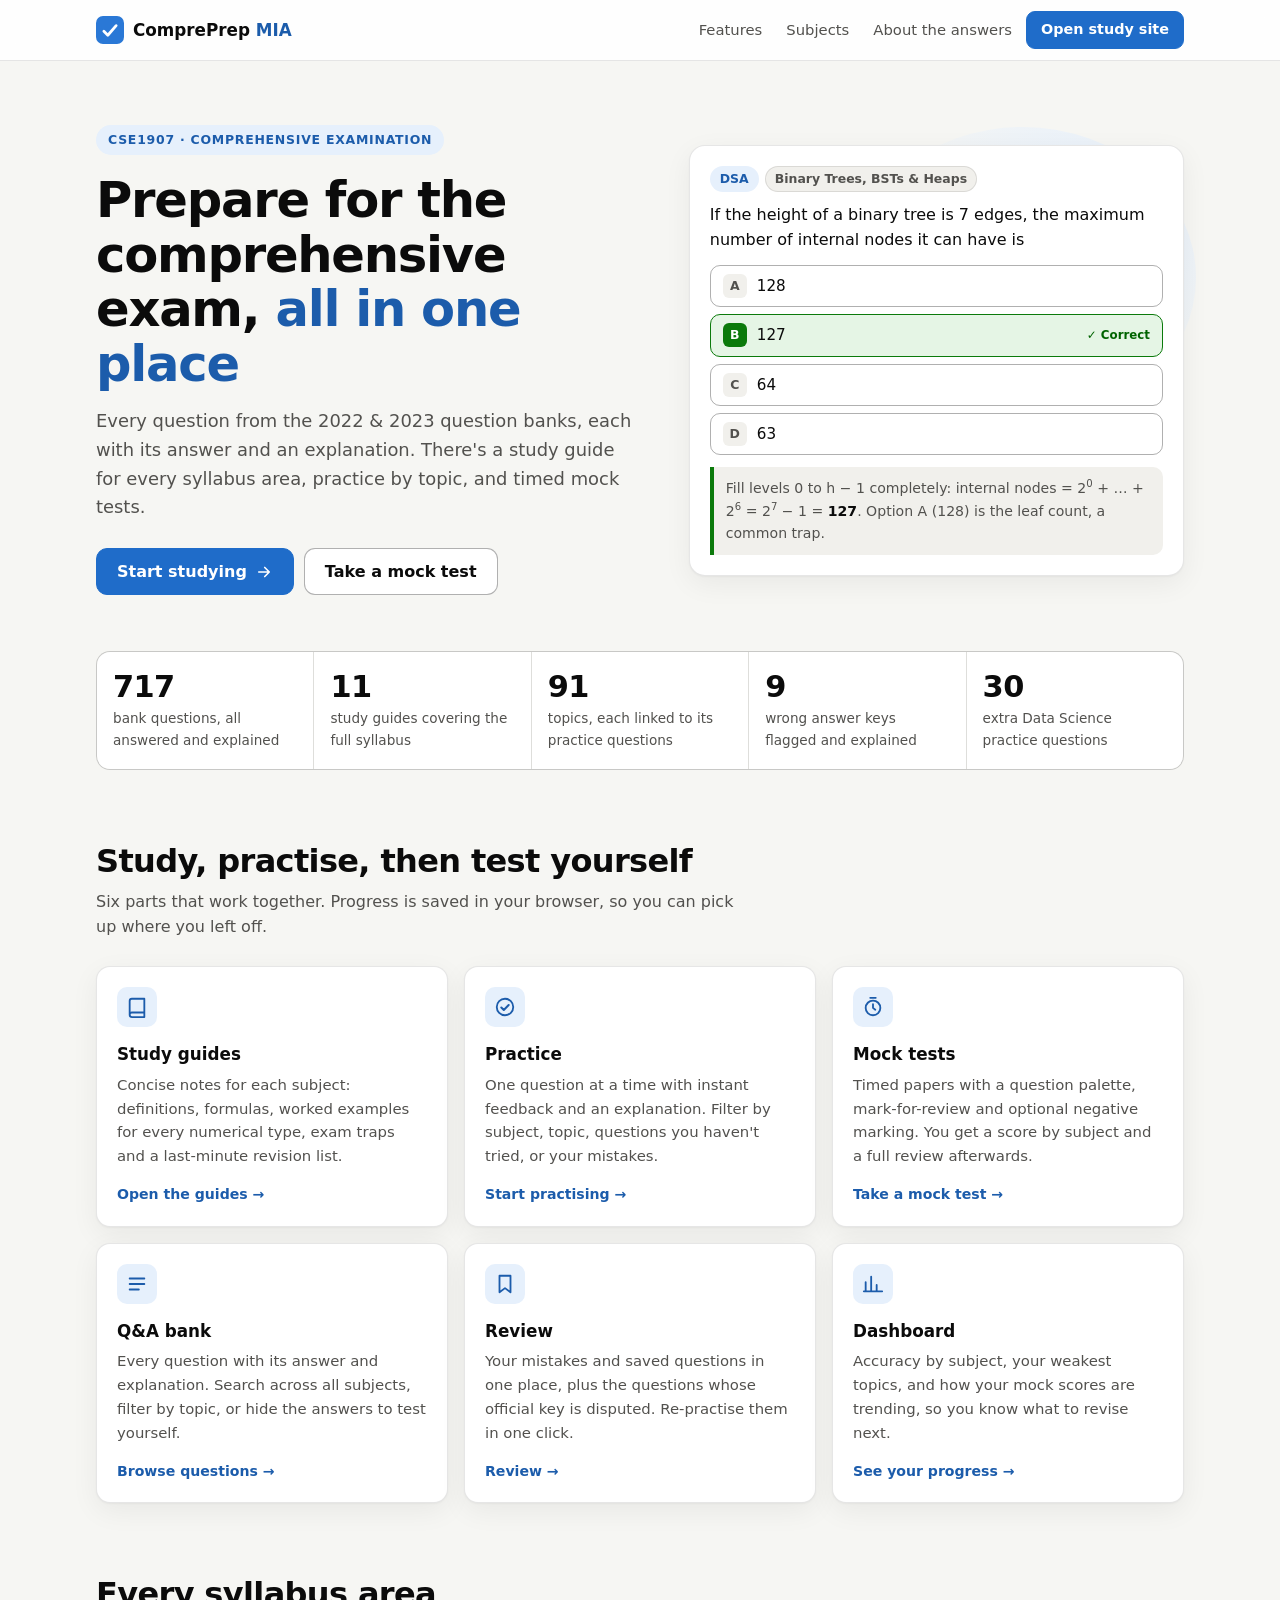
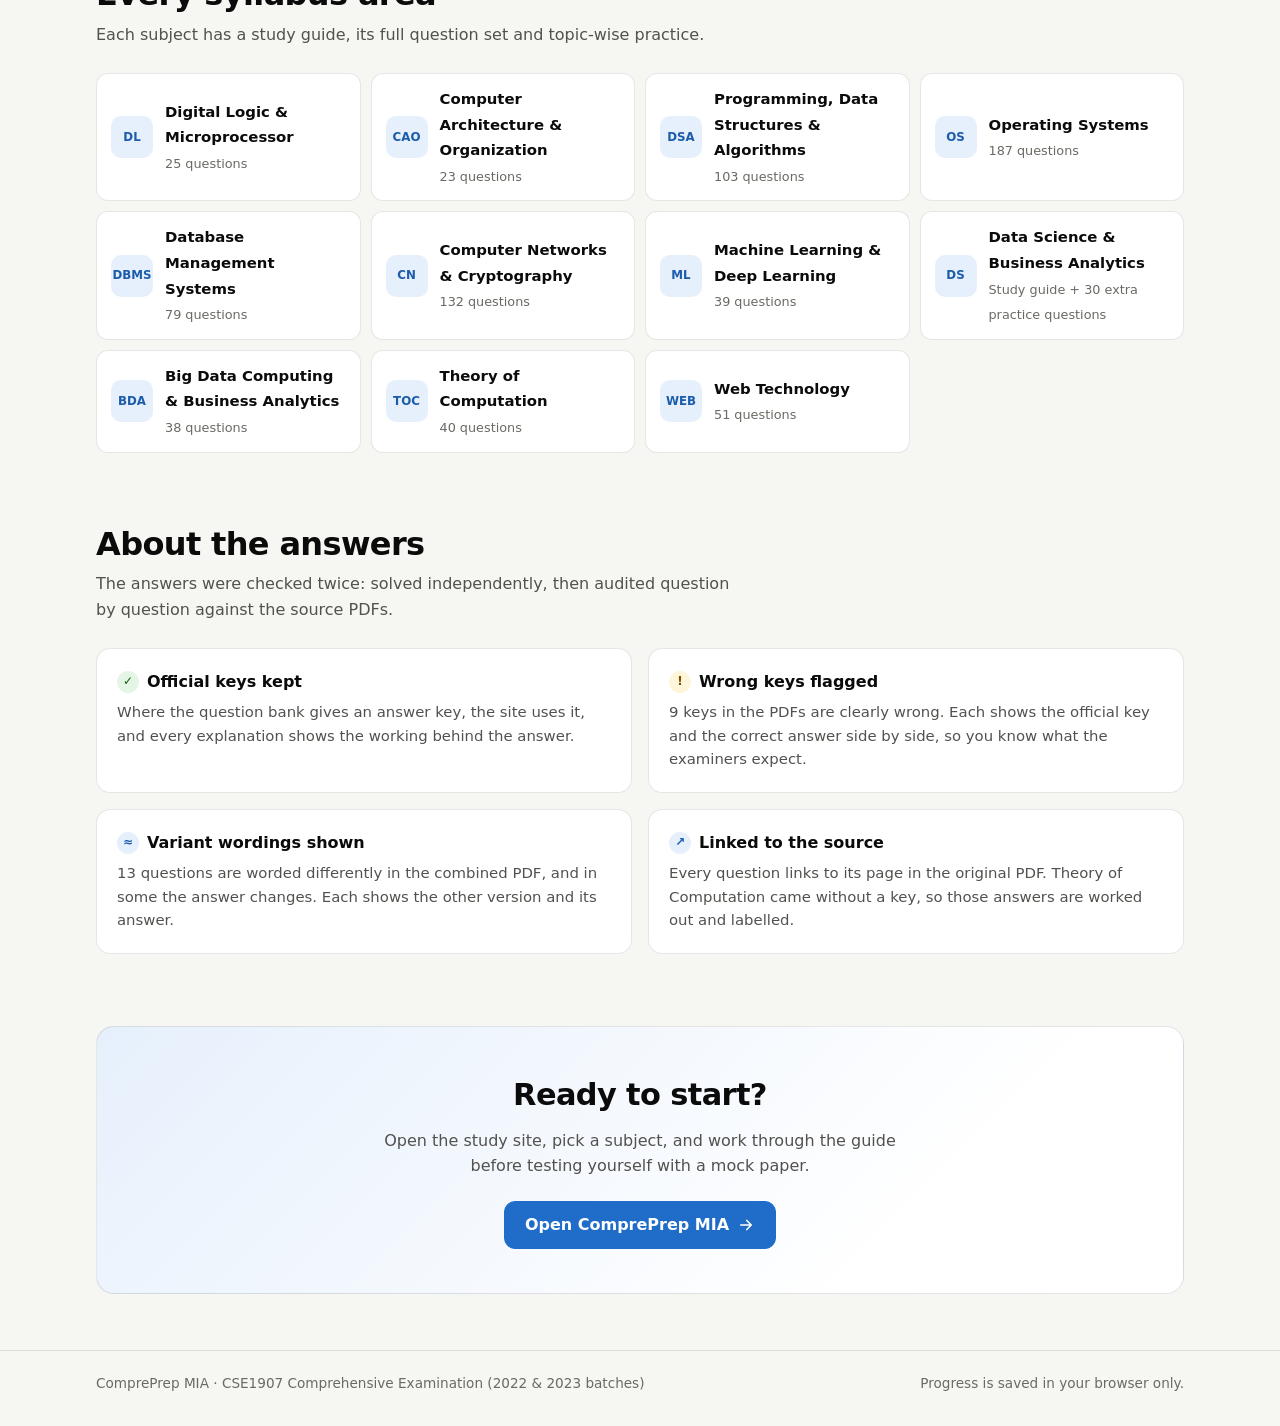
<file: index.html>
<!doctype html>
<html lang="en">
<head>
  <meta charset="utf-8">
  <meta name="viewport" content="width=device-width, initial-scale=1">
  <title>ComprePrep MIA</title>
  <meta name="description" content="Prepare for the CSE1907 Comprehensive Examination: 717 bank questions with answers and explanations, study guides for every syllabus area, topic-wise practice and timed mock tests.">
  <link rel="icon" href="data:image/svg+xml,%3Csvg xmlns='http://www.w3.org/2000/svg' viewBox='0 0 32 32'%3E%3Crect width='32' height='32' rx='7' fill='%232a78d6'/%3E%3Cpath d='M9 17.5l4.5 4.5L23 11' stroke='white' stroke-width='3.2' fill='none' stroke-linecap='round' stroke-linejoin='round'/%3E%3C/svg%3E">
  <script>
    // follow the theme chosen inside the study site, if any
    try { var t = JSON.parse(localStorage.getItem('compreprep-mia-v1') || '{}'); if (t.settings && (t.settings.theme === 'light' || t.settings.theme === 'dark')) document.documentElement.setAttribute('data-theme', t.settings.theme); } catch (e) {}
  </script>
  <style>
    :root {
      color-scheme: light;
      --bg: #f6f6f3; --surface: #ffffff; --surface-2: #f1f0ec; --border: rgba(11, 11, 11, 0.10); --border-strong: rgba(11, 11, 11, 0.32);
      --text: #0b0b0b; --text-2: #52514e; --muted: #6b6963;
      --accent: #2a78d6; --accent-strong: #1f6cc9; --accent-ink: #1c5cab; --accent-soft: #e6f0fc;
      --good: #0b7a0b; --good-ink: #006300; --good-soft: #e5f5e5; --warn-ink: #7a5000; --warn-soft: #fff5db;
      --shadow: 0 1px 2px rgba(11, 11, 11, 0.04), 0 8px 28px rgba(11, 11, 11, 0.06);
      --font: system-ui, -apple-system, "Segoe UI", Roboto, "Helvetica Neue", Arial, sans-serif;
      --mono: ui-monospace, SFMono-Regular, Menlo, Consolas, monospace;
    }
    @media (prefers-color-scheme: dark) {
      :root:not([data-theme="light"]) {
        color-scheme: dark;
        --bg: #0d0d0d; --surface: #1a1a19; --surface-2: #232321; --border: rgba(255, 255, 255, 0.10); --border-strong: rgba(255, 255, 255, 0.28);
        --text: #ffffff; --text-2: #c3c2b7; --muted: #98968f;
        --accent: #3987e5; --accent-strong: #2f6fc0; --accent-ink: #86b6ef; --accent-soft: #14273f;
        --good-ink: #4cc94c; --good-soft: #10260f; --warn-ink: #fac454; --warn-soft: #2e2410;
        --shadow: 0 1px 2px rgba(0, 0, 0, 0.3);
      }
    }
    :root[data-theme="dark"] {
      color-scheme: dark;
      --bg: #0d0d0d; --surface: #1a1a19; --surface-2: #232321; --border: rgba(255, 255, 255, 0.10); --border-strong: rgba(255, 255, 255, 0.28);
      --text: #ffffff; --text-2: #c3c2b7; --muted: #98968f;
      --accent: #3987e5; --accent-strong: #2f6fc0; --accent-ink: #86b6ef; --accent-soft: #14273f;
      --good-ink: #4cc94c; --good-soft: #10260f; --warn-ink: #fac454; --warn-soft: #2e2410;
      --shadow: 0 1px 2px rgba(0, 0, 0, 0.3);
    }

    * { box-sizing: border-box; }
    html { -webkit-text-size-adjust: 100%; }
    body { margin: 0; background: var(--bg); color: var(--text); font: 16px/1.6 var(--font); overflow-x: hidden; }
    a { color: var(--accent-ink); text-decoration: none; }
    a:hover { text-decoration: underline; }
    :focus-visible { outline: 2px solid var(--accent); outline-offset: 2px; }
    .wrap { max-width: 1120px; margin: 0 auto; padding: 0 16px; }

    /* header */
    header { position: sticky; top: 0; z-index: 10; background: color-mix(in srgb, var(--surface) 88%, transparent); backdrop-filter: blur(10px); -webkit-backdrop-filter: blur(10px); border-bottom: 1px solid var(--border); }
    .bar { display: flex; align-items: center; justify-content: space-between; gap: 12px; height: 60px; }
    .brand { display: flex; align-items: center; gap: 9px; font-weight: 650; font-size: 1.05rem; color: var(--text); }
    .brand:hover { text-decoration: none; }
    .brand b { color: var(--accent-ink); }
    .bar nav { display: flex; align-items: center; gap: 4px; }
    .bar nav a.lnk { color: var(--text-2); padding: 6px 10px; border-radius: 8px; font-size: .925rem; font-weight: 500; }
    .bar nav a.lnk:hover { background: var(--surface-2); color: var(--text); text-decoration: none; }
    @media (max-width: 720px) { .bar nav a.lnk { display: none; } }

    /* buttons */
    .btn { display: inline-flex; align-items: center; justify-content: center; gap: 8px; min-height: 44px; padding: 10px 20px; border-radius: 11px; font-weight: 600; font-size: 1rem; border: 1px solid var(--border-strong); background: var(--surface); color: var(--text); white-space: nowrap; transition: background .12s, transform .12s; }
    .btn:hover { text-decoration: none; background: var(--surface-2); }
    .btn.primary { background: var(--accent-strong); border-color: var(--accent-strong); color: #fff; }
    .btn.primary:hover { background: color-mix(in srgb, var(--accent-strong) 86%, black); }
    .btn.sm { min-height: 36px; padding: 6px 14px; font-size: .9rem; border-radius: 9px; }
    .btn svg { flex: none; }

    /* hero */
    .hero { display: grid; grid-template-columns: minmax(0, 1.1fr) minmax(0, 1fr); gap: 48px; align-items: center; padding: 64px 0 48px; }
    @media (max-width: 900px) { .hero { grid-template-columns: minmax(0, 1fr); gap: 32px; padding: 40px 0 32px; } }
    .eyebrow { display: inline-flex; align-items: center; gap: 8px; font-size: .78rem; font-weight: 650; letter-spacing: .06em; text-transform: uppercase; color: var(--accent-ink); background: var(--accent-soft); padding: 5px 12px; border-radius: 999px; margin-bottom: 18px; }
    .hero h1 { font-size: clamp(2rem, 4.6vw, 3.1rem); line-height: 1.1; letter-spacing: -0.025em; margin: 0 0 16px; }
    .hero h1 span { color: var(--accent-ink); }
    .lede { font-size: 1.12rem; color: var(--text-2); margin: 0 0 26px; max-width: 54ch; }
    .cta { display: flex; gap: 10px; flex-wrap: wrap; }
    .welcome { margin-top: 18px; font-size: .9rem; color: var(--text-2); display: none; }
    .welcome.on { display: block; }
    .welcome b { color: var(--text); }

    /* sample card */
    .preview { position: relative; }
    .preview::before { content: ""; position: absolute; inset: -18px -12px auto auto; width: 70%; height: 70%; background: radial-gradient(circle at 70% 30%, var(--accent-soft), transparent 70%); z-index: 0; border-radius: 50%; }
    .qcard { position: relative; z-index: 1; background: var(--surface); border: 1px solid var(--border); border-radius: 16px; box-shadow: var(--shadow); padding: 20px; }
    .qhead { display: flex; gap: 6px; align-items: center; flex-wrap: wrap; margin-bottom: 10px; font-size: .78rem; }
    .chip { font-weight: 650; padding: 2px 9px; border-radius: 999px; background: var(--surface-2); color: var(--text-2); border: 1px solid var(--border); }
    .chip.s { background: var(--accent-soft); color: var(--accent-ink); border-color: transparent; }
    .qtext { font-size: 1rem; margin: 0 0 12px; }
    .opt { display: flex; align-items: center; gap: 10px; padding: 8px 12px; border: 1.5px solid var(--border-strong); border-radius: 10px; margin-bottom: 7px; font-size: .95rem; }
    .opt .L { width: 24px; height: 24px; border-radius: 6px; display: grid; place-items: center; font-weight: 700; font-size: .78rem; background: var(--surface-2); color: var(--text-2); flex: none; }
    .opt.ok { border-color: var(--good); background: var(--good-soft); }
    .opt.ok .L { background: var(--good); color: #fff; }
    .opt .tag { margin-left: auto; font-size: .74rem; font-weight: 650; color: var(--good-ink); }
    .explain { margin-top: 12px; border-left: 4px solid var(--good); background: var(--surface-2); border-radius: 0 10px 10px 0; padding: 10px 12px; font-size: .88rem; color: var(--text-2); }
    .explain b { color: var(--text); }
    .explain sup { font-size: .72em; line-height: 0; }

    /* stats */
    .stats { display: grid; grid-template-columns: repeat(5, minmax(0, 1fr)); gap: 1px; background: var(--border); border: 1px solid var(--border); border-radius: 14px; overflow: hidden; margin: 8px 0 72px; }
    .stat { background: var(--surface); padding: 18px 16px; }
    .stat .v { font-size: 1.9rem; font-weight: 750; line-height: 1.1; letter-spacing: -0.02em; }
    .stat .k { font-size: .85rem; color: var(--text-2); margin-top: 4px; }
    @media (max-width: 820px) { .stats { grid-template-columns: repeat(2, minmax(0, 1fr)); } .stat:last-child { grid-column: 1 / -1; } }

    section.block { margin-bottom: 72px; }
    .sec-head { max-width: 640px; margin-bottom: 26px; }
    .sec-head h2 { font-size: clamp(1.5rem, 3vw, 2rem); letter-spacing: -0.02em; line-height: 1.2; margin: 0 0 8px; }
    .sec-head p { margin: 0; color: var(--text-2); }

    /* features */
    .features { display: grid; grid-template-columns: repeat(3, minmax(0, 1fr)); gap: 16px; }
    @media (max-width: 900px) { .features { grid-template-columns: repeat(2, minmax(0, 1fr)); } }
    @media (max-width: 600px) { .features { grid-template-columns: minmax(0, 1fr); } }
    .feature { display: flex; flex-direction: column; background: var(--surface); border: 1px solid var(--border); border-radius: 14px; padding: 20px; box-shadow: var(--shadow); color: var(--text); transition: border-color .12s, transform .12s; }
    .feature:hover { text-decoration: none; border-color: var(--accent); transform: translateY(-2px); }
    .ficon { width: 40px; height: 40px; border-radius: 10px; display: grid; place-items: center; background: var(--accent-soft); color: var(--accent-ink); margin-bottom: 14px; }
    .feature h3 { margin: 0 0 6px; font-size: 1.05rem; }
    .feature p { margin: 0 0 14px; color: var(--text-2); font-size: .93rem; flex: 1; }
    .feature .go { font-size: .88rem; font-weight: 600; color: var(--accent-ink); }

    /* subjects */
    .subjects { display: grid; grid-template-columns: repeat(auto-fill, minmax(250px, 1fr)); gap: 10px; }
    .subj { display: flex; align-items: center; gap: 12px; background: var(--surface); border: 1px solid var(--border); border-radius: 12px; padding: 12px 14px; color: var(--text); }
    .subj:hover { text-decoration: none; border-color: var(--accent); }
    .mono { flex: none; width: 42px; height: 42px; border-radius: 10px; display: grid; place-items: center; font-weight: 750; font-size: .74rem; background: var(--accent-soft); color: var(--accent-ink); }
    .subj .n { font-weight: 600; font-size: .93rem; line-height: 1.3; }
    .subj .d { font-size: .8rem; color: var(--muted); }

    /* trust */
    .trust { display: grid; grid-template-columns: repeat(2, minmax(0, 1fr)); gap: 16px; }
    @media (max-width: 760px) { .trust { grid-template-columns: minmax(0, 1fr); } }
    .tcard { background: var(--surface); border: 1px solid var(--border); border-radius: 14px; padding: 20px; }
    .tcard h3 { margin: 0 0 6px; font-size: 1rem; display: flex; align-items: center; gap: 8px; }
    .tcard p { margin: 0; color: var(--text-2); font-size: .93rem; }
    .dot { width: 22px; height: 22px; border-radius: 50%; display: grid; place-items: center; font-size: .75rem; font-weight: 800; flex: none; }
    .dot.g { background: var(--good-soft); color: var(--good-ink); }
    .dot.w { background: var(--warn-soft); color: var(--warn-ink); }
    .dot.b { background: var(--accent-soft); color: var(--accent-ink); }

    /* final cta */
    .final { text-align: center; background: linear-gradient(135deg, var(--accent-soft), var(--surface) 75%); border: 1px solid var(--border); border-radius: 18px; padding: 44px 20px; margin-bottom: 56px; }
    .final h2 { margin: 0 0 8px; font-size: clamp(1.4rem, 3vw, 1.9rem); letter-spacing: -0.02em; }
    .final p { margin: 0 auto 22px; color: var(--text-2); max-width: 52ch; }
    .final .cta { justify-content: center; }

    footer { border-top: 1px solid var(--border); color: var(--muted); font-size: .85rem; padding: 22px 0 32px; }
    footer .wrap { display: flex; justify-content: space-between; gap: 12px; flex-wrap: wrap; }

    @media (prefers-reduced-motion: reduce) { * { transition: none !important; } }
  </style>
</head>
<body>
  <header>
    <div class="wrap bar">
      <a class="brand" href="./" aria-label="ComprePrep MIA">
        <svg viewBox="0 0 32 32" width="28" height="28" aria-hidden="true"><rect width="32" height="32" rx="8" fill="#2a78d6"/><path d="M9 17.5l4.5 4.5L23 11" stroke="#fff" stroke-width="3.2" fill="none" stroke-linecap="round" stroke-linejoin="round"/></svg>
        <span>ComprePrep <b>MIA</b></span>
      </a>
      <nav aria-label="Sections">
        <a class="lnk" href="#features">Features</a>
        <a class="lnk" href="#subjects">Subjects</a>
        <a class="lnk" href="#answers">About the answers</a>
        <a class="btn primary sm" href="website/">Open study site</a>
      </nav>
    </div>
  </header>

  <main class="wrap">
    <section class="hero">
      <div>
        <div class="eyebrow">CSE1907 · Comprehensive Examination</div>
        <h1>Prepare for the comprehensive exam, <span>all in one place</span></h1>
        <p class="lede">Every question from the 2022 &amp; 2023 question banks, each with its answer and an explanation. There's a study guide for every syllabus area, practice by topic, and timed mock tests.</p>
        <div class="cta">
          <a class="btn primary" href="website/">Start studying
            <svg viewBox="0 0 24 24" width="18" height="18" aria-hidden="true"><path d="M5 12h14M13 6l6 6-6 6" stroke="currentColor" stroke-width="2.2" fill="none" stroke-linecap="round" stroke-linejoin="round"/></svg>
          </a>
          <a class="btn" href="website/#/mock">Take a mock test</a>
        </div>
        <p class="welcome" id="welcome"></p>
      </div>

      <div class="preview" aria-hidden="true">
        <div class="qcard">
          <div class="qhead"><span class="chip s">DSA</span><span class="chip">Binary Trees, BSTs &amp; Heaps</span></div>
          <p class="qtext">If the height of a binary tree is 7 edges, the maximum number of internal nodes it can have is</p>
          <div class="opt"><span class="L">A</span>128</div>
          <div class="opt ok"><span class="L">B</span>127<span class="tag">✓ Correct</span></div>
          <div class="opt"><span class="L">C</span>64</div>
          <div class="opt"><span class="L">D</span>63</div>
          <div class="explain">Fill levels 0 to h − 1 completely: internal nodes = 2<sup>0</sup> + … + 2<sup>6</sup> = 2<sup>7</sup> − 1 = <b>127</b>. Option A (128) is the leaf count, a common trap.</div>
        </div>
      </div>
    </section>

    <div class="stats" role="list">
      <div class="stat" role="listitem"><div class="v">717</div><div class="k">bank questions, all answered and explained</div></div>
      <div class="stat" role="listitem"><div class="v">11</div><div class="k">study guides covering the full syllabus</div></div>
      <div class="stat" role="listitem"><div class="v">91</div><div class="k">topics, each linked to its practice questions</div></div>
      <div class="stat" role="listitem"><div class="v">9</div><div class="k">wrong answer keys flagged and explained</div></div>
      <div class="stat" role="listitem"><div class="v">30</div><div class="k">extra Data Science practice questions</div></div>
    </div>

    <section class="block" id="features">
      <div class="sec-head">
        <h2>Study, practise, then test yourself</h2>
        <p>Six parts that work together. Progress is saved in your browser, so you can pick up where you left off.</p>
      </div>
      <div class="features">
        <a class="feature" href="website/#/study">
          <div class="ficon"><svg viewBox="0 0 24 24" width="22" height="22" aria-hidden="true"><path d="M4 5.5A2.5 2.5 0 0 1 6.5 3H20v15H6.5A2.5 2.5 0 0 0 4 20.5zM4 20.5A2.5 2.5 0 0 0 6.5 23H20v-5" fill="none" stroke="currentColor" stroke-width="2" stroke-linejoin="round"/></svg></div>
          <h3>Study guides</h3>
          <p>Concise notes for each subject: definitions, formulas, worked examples for every numerical type, exam traps and a last-minute revision list.</p>
          <span class="go">Open the guides →</span>
        </a>
        <a class="feature" href="website/#/practice">
          <div class="ficon"><svg viewBox="0 0 24 24" width="22" height="22" aria-hidden="true"><circle cx="12" cy="12" r="9" fill="none" stroke="currentColor" stroke-width="2"/><path d="M8 12.5l2.7 2.7L16 9.8" fill="none" stroke="currentColor" stroke-width="2.2" stroke-linecap="round" stroke-linejoin="round"/></svg></div>
          <h3>Practice</h3>
          <p>One question at a time with instant feedback and an explanation. Filter by subject, topic, questions you haven't tried, or your mistakes.</p>
          <span class="go">Start practising →</span>
        </a>
        <a class="feature" href="website/#/mock">
          <div class="ficon"><svg viewBox="0 0 24 24" width="22" height="22" aria-hidden="true"><circle cx="12" cy="13" r="8" fill="none" stroke="currentColor" stroke-width="2"/><path d="M12 9v4l2.5 2M9 2h6" fill="none" stroke="currentColor" stroke-width="2" stroke-linecap="round"/></svg></div>
          <h3>Mock tests</h3>
          <p>Timed papers with a question palette, mark-for-review and optional negative marking. You get a score by subject and a full review afterwards.</p>
          <span class="go">Take a mock test →</span>
        </a>
        <a class="feature" href="website/#/bank">
          <div class="ficon"><svg viewBox="0 0 24 24" width="22" height="22" aria-hidden="true"><path d="M4 6h16M4 12h16M4 18h10" fill="none" stroke="currentColor" stroke-width="2" stroke-linecap="round"/></svg></div>
          <h3>Q&amp;A bank</h3>
          <p>Every question with its answer and explanation. Search across all subjects, filter by topic, or hide the answers to test yourself.</p>
          <span class="go">Browse questions →</span>
        </a>
        <a class="feature" href="website/#/review">
          <div class="ficon"><svg viewBox="0 0 24 24" width="22" height="22" aria-hidden="true"><path d="M6 3h12v18l-6-4.5L6 21z" fill="none" stroke="currentColor" stroke-width="2" stroke-linejoin="round"/></svg></div>
          <h3>Review</h3>
          <p>Your mistakes and saved questions in one place, plus the questions whose official key is disputed. Re-practise them in one click.</p>
          <span class="go">Review →</span>
        </a>
        <a class="feature" href="website/">
          <div class="ficon"><svg viewBox="0 0 24 24" width="22" height="22" aria-hidden="true"><path d="M4 20V10M10 20V4M16 20v-7M22 20H2" fill="none" stroke="currentColor" stroke-width="2" stroke-linecap="round"/></svg></div>
          <h3>Dashboard</h3>
          <p>Accuracy by subject, your weakest topics, and how your mock scores are trending, so you know what to revise next.</p>
          <span class="go">See your progress →</span>
        </a>
      </div>
    </section>

    <section class="block" id="subjects">
      <div class="sec-head">
        <h2>Every syllabus area</h2>
        <p>Each subject has a study guide, its full question set and topic-wise practice.</p>
      </div>
      <div class="subjects">
        <a class="subj" href="website/#/study/dl"><span class="mono">DL</span><span><span class="n">Digital Logic &amp; Microprocessor</span><br><span class="d">25 questions</span></span></a>
        <a class="subj" href="website/#/study/cao"><span class="mono">CAO</span><span><span class="n">Computer Architecture &amp; Organization</span><br><span class="d">23 questions</span></span></a>
        <a class="subj" href="website/#/study/dsa"><span class="mono">DSA</span><span><span class="n">Programming, Data Structures &amp; Algorithms</span><br><span class="d">103 questions</span></span></a>
        <a class="subj" href="website/#/study/os"><span class="mono">OS</span><span><span class="n">Operating Systems</span><br><span class="d">187 questions</span></span></a>
        <a class="subj" href="website/#/study/dbms"><span class="mono">DBMS</span><span><span class="n">Database Management Systems</span><br><span class="d">79 questions</span></span></a>
        <a class="subj" href="website/#/study/cn"><span class="mono">CN</span><span><span class="n">Computer Networks &amp; Cryptography</span><br><span class="d">132 questions</span></span></a>
        <a class="subj" href="website/#/study/ml"><span class="mono">ML</span><span><span class="n">Machine Learning &amp; Deep Learning</span><br><span class="d">39 questions</span></span></a>
        <a class="subj" href="website/#/study/ds"><span class="mono">DS</span><span><span class="n">Data Science &amp; Business Analytics</span><br><span class="d">Study guide + 30 extra practice questions</span></span></a>
        <a class="subj" href="website/#/study/bigdata"><span class="mono">BDA</span><span><span class="n">Big Data Computing &amp; Business Analytics</span><br><span class="d">38 questions</span></span></a>
        <a class="subj" href="website/#/study/toc"><span class="mono">TOC</span><span><span class="n">Theory of Computation</span><br><span class="d">40 questions</span></span></a>
        <a class="subj" href="website/#/study/web"><span class="mono">WEB</span><span><span class="n">Web Technology</span><br><span class="d">51 questions</span></span></a>
      </div>
    </section>

    <section class="block" id="answers">
      <div class="sec-head">
        <h2>About the answers</h2>
        <p>The answers were checked twice: solved independently, then audited question by question against the source PDFs.</p>
      </div>
      <div class="trust">
        <div class="tcard"><h3><span class="dot g">✓</span>Official keys kept</h3><p>Where the question bank gives an answer key, the site uses it, and every explanation shows the working behind the answer.</p></div>
        <div class="tcard"><h3><span class="dot w">!</span>Wrong keys flagged</h3><p>9 keys in the PDFs are clearly wrong. Each shows the official key and the correct answer side by side, so you know what the examiners expect.</p></div>
        <div class="tcard"><h3><span class="dot b">≈</span>Variant wordings shown</h3><p>13 questions are worded differently in the combined PDF, and in some the answer changes. Each shows the other version and its answer.</p></div>
        <div class="tcard"><h3><span class="dot b">↗</span>Linked to the source</h3><p>Every question links to its page in the original PDF. Theory of Computation came without a key, so those answers are worked out and labelled.</p></div>
      </div>
    </section>

    <section class="final">
      <h2>Ready to start?</h2>
      <p>Open the study site, pick a subject, and work through the guide before testing yourself with a mock paper.</p>
      <div class="cta">
        <a class="btn primary" href="website/">Open ComprePrep MIA
          <svg viewBox="0 0 24 24" width="18" height="18" aria-hidden="true"><path d="M5 12h14M13 6l6 6-6 6" stroke="currentColor" stroke-width="2.2" fill="none" stroke-linecap="round" stroke-linejoin="round"/></svg>
        </a>
      </div>
    </section>
  </main>

  <footer>
    <div class="wrap">
      <span>ComprePrep MIA · CSE1907 Comprehensive Examination (2022 &amp; 2023 batches)</span>
      <span>Progress is saved in your browser only.</span>
    </div>
  </footer>

  <script>
    // returning visitors: show a short progress line read from the study site's saved data
    try {
      var d = JSON.parse(localStorage.getItem('compreprep-mia-v1') || '{}');
      var n = d.att ? Object.keys(d.att).length : 0, m = Array.isArray(d.mocks) ? d.mocks.length : 0;
      if (n || m) {
        var el = document.getElementById('welcome');
        el.innerHTML = 'Welcome back: <b>' + n + '</b> question' + (n === 1 ? '' : 's') + ' attempted' + (m ? ' · <b>' + m + '</b> mock test' + (m === 1 ? '' : 's') : '') + '. <a href="website/">Continue →</a>';
        el.classList.add('on');
      }
    } catch (e) {}
  </script>
</body>
</html>
</file>
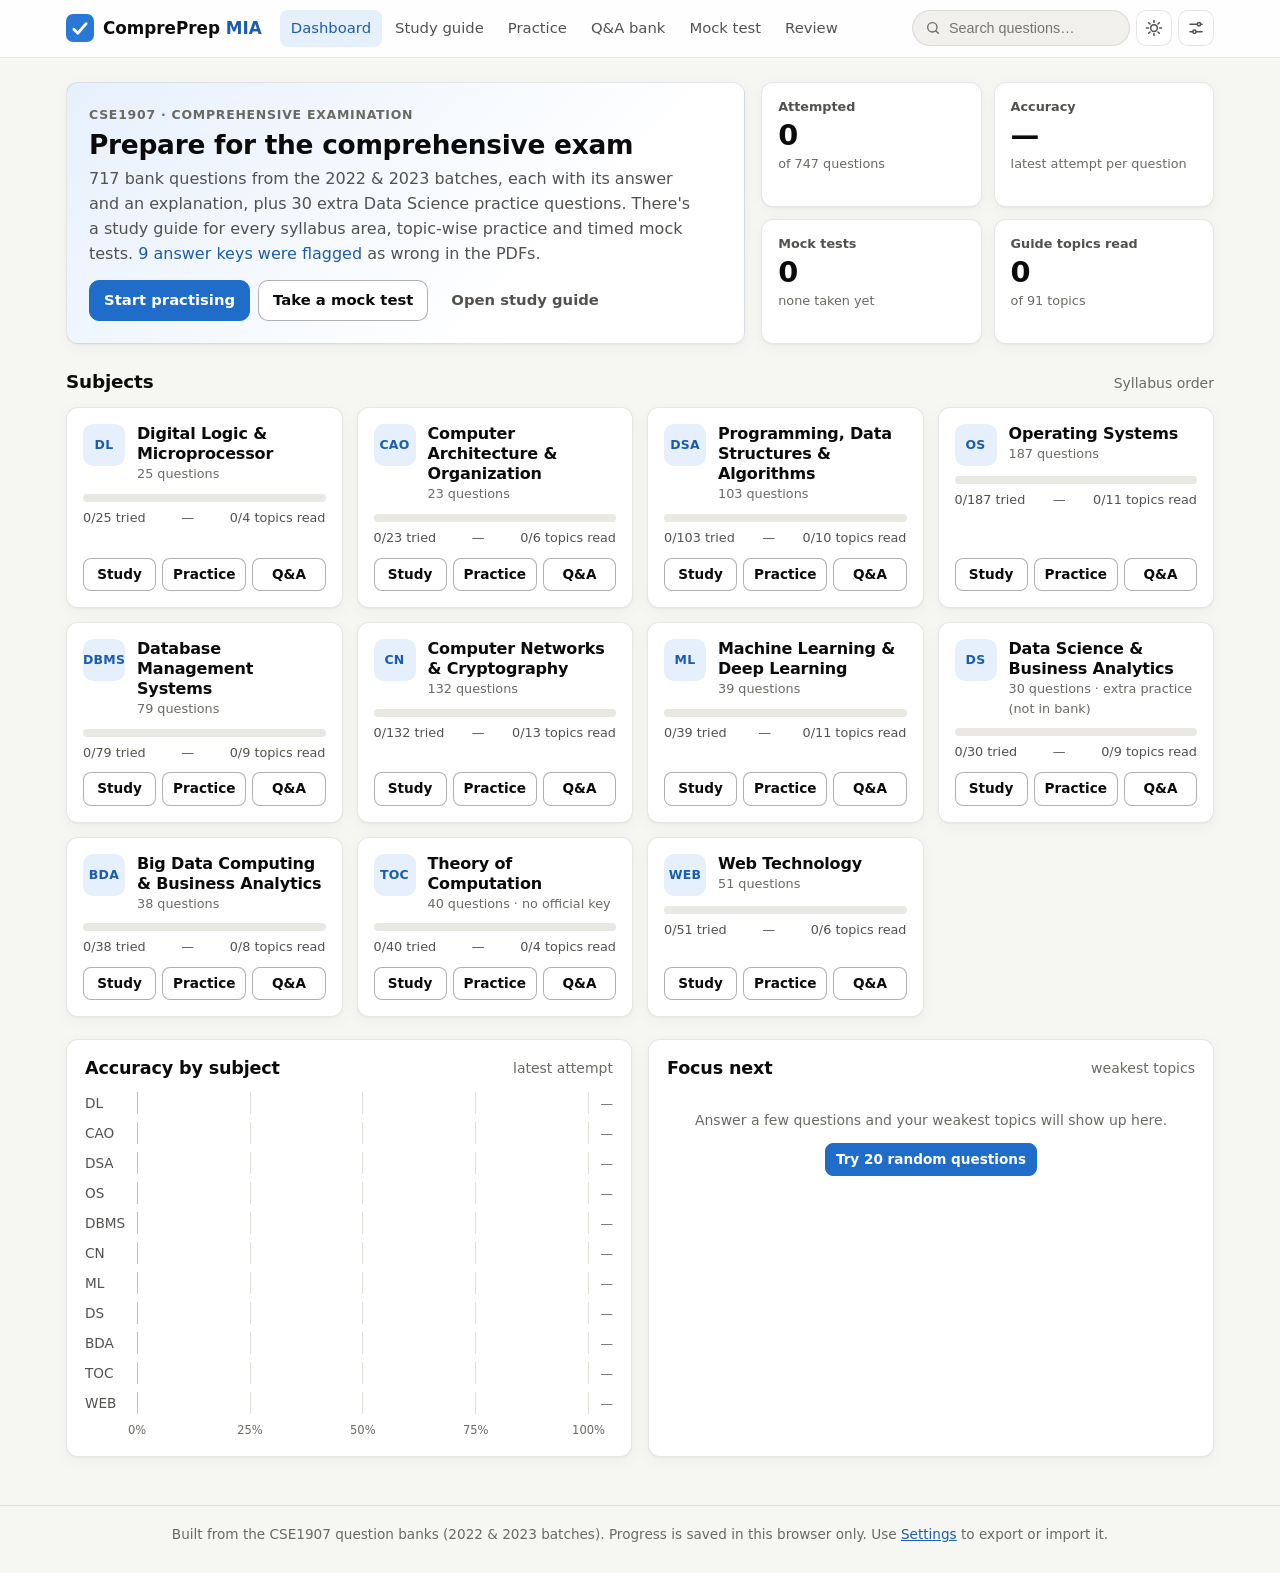
<file: website/index.html>
<!doctype html>
<html lang="en">
<head>
  <meta charset="utf-8">
  <meta name="viewport" content="width=device-width, initial-scale=1">
  <title>ComprePrep MIA</title>
  <meta name="description" content="Study guides, the full question bank with answers and explanations, practice mode and timed mock tests for the CSE1907 Comprehensive Examination.">
  <link rel="icon" href="data:image/svg+xml,%3Csvg xmlns='http://www.w3.org/2000/svg' viewBox='0 0 32 32'%3E%3Crect width='32' height='32' rx='7' fill='%232a78d6'/%3E%3Cpath d='M9 17.5l4.5 4.5L23 11' stroke='white' stroke-width='3.2' fill='none' stroke-linecap='round' stroke-linejoin='round'/%3E%3C/svg%3E">
  <script>
    // apply saved theme before first paint
    try { var t = JSON.parse(localStorage.getItem('compreprep-mia-v1') || '{}'); if (t.settings && t.settings.theme && t.settings.theme !== 'auto') document.documentElement.setAttribute('data-theme', t.settings.theme); } catch (e) {}
  </script>
  <link rel="stylesheet" href="assets/style.css">
</head>
<body>
  <a class="skip" href="#main">Skip to content</a>
  <header class="topbar">
    <div class="topbar-inner">
      <a class="brand" href="#/" aria-label="ComprePrep MIA home">
        <span class="brand-mark" aria-hidden="true">
          <svg viewBox="0 0 32 32" width="28" height="28"><rect width="32" height="32" rx="8" fill="currentColor"/><path d="M9 17.5l4.5 4.5L23 11" stroke="var(--on-accent)" stroke-width="3.2" fill="none" stroke-linecap="round" stroke-linejoin="round"/></svg>
        </span>
        <span class="brand-text">ComprePrep <b>MIA</b></span>
      </a>
      <nav class="mainnav" aria-label="Main">
        <a href="#/" data-nav="home">Dashboard</a>
        <a href="#/study" data-nav="study">Study guide</a>
        <a href="#/practice" data-nav="practice">Practice</a>
        <a href="#/bank" data-nav="bank">Q&amp;A bank</a>
        <a href="#/mock" data-nav="mock">Mock test</a>
        <a href="#/review" data-nav="review">Review</a>
      </nav>
      <div class="topbar-tools">
        <form class="searchbox" role="search" data-form="search">
          <svg viewBox="0 0 24 24" width="16" height="16" aria-hidden="true"><circle cx="11" cy="11" r="7" fill="none" stroke="currentColor" stroke-width="2"/><path d="M20 20l-4-4" stroke="currentColor" stroke-width="2" stroke-linecap="round"/></svg>
          <input type="search" name="q" placeholder="Search questions…" aria-label="Search all questions" autocomplete="off">
        </form>
        <button class="iconbtn" data-act="theme" title="Toggle light/dark theme" aria-label="Toggle light/dark theme">
          <svg class="i-sun" viewBox="0 0 24 24" width="18" height="18" aria-hidden="true"><circle cx="12" cy="12" r="4.5" fill="none" stroke="currentColor" stroke-width="2"/><path d="M12 2v2.5M12 19.5V22M2 12h2.5M19.5 12H22M4.9 4.9l1.8 1.8M17.3 17.3l1.8 1.8M4.9 19.1l1.8-1.8M17.3 6.7l1.8-1.8" stroke="currentColor" stroke-width="2" stroke-linecap="round"/></svg>
          <svg class="i-moon" viewBox="0 0 24 24" width="18" height="18" aria-hidden="true"><path d="M20 14.5A8.5 8.5 0 0 1 9.5 4a8.5 8.5 0 1 0 10.5 10.5z" fill="none" stroke="currentColor" stroke-width="2" stroke-linejoin="round"/></svg>
        </button>
        <button class="iconbtn" data-act="settings" title="Settings &amp; progress data" aria-label="Settings">
          <svg viewBox="0 0 24 24" width="18" height="18" aria-hidden="true"><path d="M4 7h10M18 7h2M4 17h4M12 17h8" stroke="currentColor" stroke-width="2" stroke-linecap="round"/><circle cx="16" cy="7" r="2.2" fill="none" stroke="currentColor" stroke-width="2"/><circle cx="10" cy="17" r="2.2" fill="none" stroke="currentColor" stroke-width="2"/></svg>
        </button>
      </div>
    </div>
  </header>

  <main id="main" tabindex="-1"></main>

  <footer class="footer">
    <p>Built from the CSE1907 question banks (2022 &amp; 2023 batches). Progress is saved in this browser only. Use <button class="linklike" data-act="settings">Settings</button> to export or import it.</p>
  </footer>

  <div class="modal-root" id="modal-root" hidden></div>
  <div class="tooltip" id="tooltip" role="tooltip" hidden></div>
  <div id="sr-status" class="sr-only" aria-live="polite"></div>

  <noscript><p class="noscript">ComprePrep needs JavaScript enabled.</p></noscript>
  <script src="data/questions.js"></script>
  <script src="data/guides.js"></script>
  <script src="assets/app.js"></script>
</body>
</html>
</file>
<file: website/assets/style.css>
/* ComprePrep MIA — styles
   Tokens follow a light/dark pair; dark is selected via OS preference or the toggle. */

:root {
  color-scheme: light;
  --bg: #f6f6f3;
  --surface: #ffffff;
  --surface-2: #f1f0ec;
  --surface-3: #e9e8e3;
  --border: rgba(11, 11, 11, 0.10);
  --border-strong: rgba(11, 11, 11, 0.32);
  --text: #0b0b0b;
  --text-2: #52514e;
  --muted: #6b6963;
  --grid: #e1e0d9;
  --axis: #c3c2b7;

  --accent: #2a78d6;
  --accent-ink: #1c5cab;
  --accent-soft: #e6f0fc;
  --accent-soft-2: #cde2fb;
  --on-accent: #ffffff;
  --accent-strong: #1f6cc9;
  --good-fill: #0b7a0b;
  --bad-fill: #d03b3b;
  --on-bad: #ffffff;
  --on-mark: #ffffff;

  --good: #0ca30c;
  --good-ink: #006300;
  --good-soft: #e5f5e5;
  --bad: #d03b3b;
  --bad-ink: #a52727;
  --bad-soft: #fbeaea;
  --warn: #fab219;
  --warn-ink: #7a5000;
  --warn-soft: #fff5db;
  --mark: #4a3aa7;
  --mark-soft: #ecebf9;

  --code-bg: #f3f2ee;
  --shadow: 0 1px 2px rgba(11, 11, 11, 0.04), 0 4px 16px rgba(11, 11, 11, 0.04);
  --shadow-lg: 0 10px 40px rgba(11, 11, 11, 0.16);

  --radius: 12px;
  --radius-sm: 8px;
  --font: system-ui, -apple-system, "Segoe UI", Roboto, "Helvetica Neue", Arial, sans-serif;
  --mono: ui-monospace, SFMono-Regular, "SF Mono", Menlo, Consolas, "Liberation Mono", monospace;
  --maxw: 1180px;
}

@media (prefers-color-scheme: dark) {
  :root:not([data-theme="light"]) {
    color-scheme: dark;
    --bg: #0d0d0d;
    --surface: #1a1a19;
    --surface-2: #232321;
    --surface-3: #2c2c2a;
    --border: rgba(255, 255, 255, 0.10);
    --border-strong: rgba(255, 255, 255, 0.28);
    --text: #ffffff;
    --text-2: #c3c2b7;
    --muted: #98968f;
    --grid: #2c2c2a;
    --axis: #383835;
    --accent: #3987e5;
    --accent-ink: #86b6ef;
    --accent-soft: #14273f;
    --accent-soft-2: #1c3a63;
    --on-accent: #ffffff;
    --accent-strong: #2f6fc0;
    --good-fill: #0b7a0b;
    --bad-fill: #e66767;
    --on-bad: #2a0b0b;
    --on-mark: #14112b;
    --good: #0ca30c;
    --good-ink: #4cc94c;
    --good-soft: #10260f;
    --bad: #e66767;
    --bad-ink: #f08b8b;
    --bad-soft: #321716;
    --warn: #fab219;
    --warn-ink: #fac454;
    --warn-soft: #2e2410;
    --mark: #9085e9;
    --mark-soft: #221f3a;
    --code-bg: #121211;
    --shadow: 0 1px 2px rgba(0, 0, 0, 0.3);
    --shadow-lg: 0 10px 40px rgba(0, 0, 0, 0.6);
  }
}
:root[data-theme="dark"] {
  color-scheme: dark;
  --bg: #0d0d0d;
  --surface: #1a1a19;
  --surface-2: #232321;
  --surface-3: #2c2c2a;
  --border: rgba(255, 255, 255, 0.10);
  --border-strong: rgba(255, 255, 255, 0.28);
  --text: #ffffff;
  --text-2: #c3c2b7;
  --muted: #98968f;
  --grid: #2c2c2a;
  --axis: #383835;
  --accent: #3987e5;
  --accent-ink: #86b6ef;
  --accent-soft: #14273f;
  --accent-soft-2: #1c3a63;
  --on-accent: #ffffff;
  --accent-strong: #2f6fc0;
  --good-fill: #0b7a0b;
  --bad-fill: #e66767;
  --on-bad: #2a0b0b;
  --on-mark: #14112b;
  --good: #0ca30c;
  --good-ink: #4cc94c;
  --good-soft: #10260f;
  --bad: #e66767;
  --bad-ink: #f08b8b;
  --bad-soft: #321716;
  --warn: #fab219;
  --warn-ink: #fac454;
  --warn-soft: #2e2410;
  --mark: #9085e9;
  --mark-soft: #221f3a;
  --code-bg: #121211;
  --shadow: 0 1px 2px rgba(0, 0, 0, 0.3);
  --shadow-lg: 0 10px 40px rgba(0, 0, 0, 0.6);
}

/* ---------- base ---------- */
*, *::before, *::after { box-sizing: border-box; }
html { -webkit-text-size-adjust: 100%; scroll-padding-top: 80px; }
body {
  margin: 0; background: var(--bg); color: var(--text);
  font: 16px/1.55 var(--font);
  min-height: 100vh; display: flex; flex-direction: column;
  overflow-x: hidden;
}
main { flex: 1; width: 100%; max-width: var(--maxw); margin: 0 auto; padding: 24px 16px 48px; outline: none; }
a { color: var(--accent-ink); text-decoration: none; }
a:hover { text-decoration: underline; }
h1, h2, h3, h4 { line-height: 1.25; margin: 0 0 .5em; letter-spacing: -0.01em; }
h1 { font-size: 1.75rem; }
h2 { font-size: 1.35rem; }
h3 { font-size: 1.1rem; }
p { margin: 0 0 .8em; }
code, pre, kbd { font-family: var(--mono); font-size: .9em; }
:not(pre) > code { background: var(--code-bg); border: 1px solid var(--border); border-radius: 5px; padding: .05em .35em; white-space: break-spaces; }
pre { background: var(--code-bg); border: 1px solid var(--border); border-radius: var(--radius-sm); padding: 12px 14px; overflow-x: auto; line-height: 1.45; margin: .6em 0 .9em; }
pre code { background: none; border: 0; padding: 0; font-size: .86rem; }
kbd { border: 1px solid var(--border-strong); border-bottom-width: 2px; border-radius: 4px; padding: 0 .35em; font-size: .78em; background: var(--surface); color: var(--text-2); }
sub, sup { font-size: .75em; line-height: 0; }
button { font: inherit; color: inherit; }
:focus-visible { outline: 2px solid var(--accent); outline-offset: 2px; }
.skip { position: absolute; left: -999px; top: 8px; background: var(--surface); padding: 8px 12px; border-radius: 8px; z-index: 100; }
.skip:focus { left: 8px; }
.muted { color: var(--muted); }
.small { font-size: .875rem; }
.nowrap { white-space: nowrap; }
.sr-only { position: absolute; width: 1px; height: 1px; overflow: hidden; clip: rect(0 0 0 0); white-space: nowrap; }
hr { border: 0; border-top: 1px solid var(--border); margin: 20px 0; }

/* ---------- top bar ---------- */
.topbar { position: sticky; top: 0; z-index: 20; background: color-mix(in srgb, var(--surface) 88%, transparent); backdrop-filter: saturate(1.4) blur(10px); -webkit-backdrop-filter: saturate(1.4) blur(10px); border-bottom: 1px solid var(--border); }
.topbar-inner { max-width: var(--maxw); margin: 0 auto; padding: 10px 16px; display: flex; align-items: center; gap: 18px; }
.brand { display: flex; align-items: center; gap: 9px; color: var(--text); font-weight: 600; font-size: 1.05rem; white-space: nowrap; }
.brand:hover { text-decoration: none; }
.brand-mark { color: var(--accent); display: inline-flex; }
.brand-text b { color: var(--accent-ink); font-weight: 700; }
.mainnav { display: flex; gap: 2px; flex: 1; min-width: 0; overflow-x: auto; scrollbar-width: none; }
.mainnav::-webkit-scrollbar { display: none; }
.mainnav a { color: var(--text-2); padding: 7px 11px; border-radius: 8px; font-size: .925rem; white-space: nowrap; font-weight: 500; }
.mainnav a:hover { background: var(--surface-2); color: var(--text); text-decoration: none; }
.mainnav a.active { background: var(--accent-soft); color: var(--accent-ink); }
.topbar-tools { display: flex; align-items: center; gap: 6px; }
.searchbox { display: flex; align-items: center; gap: 6px; background: var(--surface-2); border: 1px solid var(--border); border-radius: 999px; padding: 0 12px; color: var(--muted); height: 36px; }
.searchbox input { border: 0; background: transparent; color: var(--text); outline: none; width: 170px; font-size: .9rem; }
.searchbox:focus-within { border-color: var(--accent); box-shadow: 0 0 0 3px var(--accent-soft); }
.iconbtn { display: inline-grid; place-items: center; width: 36px; height: 36px; border-radius: 10px; border: 1px solid var(--border); background: var(--surface); color: var(--text-2); cursor: pointer; }
.iconbtn:hover { background: var(--surface-2); color: var(--text); }
.i-moon { display: none; }
:root[data-theme="dark"] .i-sun { display: none; }
:root[data-theme="dark"] .i-moon { display: block; }
@media (prefers-color-scheme: dark) { :root:not([data-theme="light"]) .i-sun { display: none; } :root:not([data-theme="light"]) .i-moon { display: block; } }

@media (max-width: 900px) {
  .topbar-inner { flex-wrap: wrap; gap: 8px 12px; }
  .mainnav { order: 3; flex-basis: 100%; margin: 0 -6px; }
  .topbar-tools { margin-left: auto; }
  .searchbox input { width: 120px; }
}
@media (max-width: 420px) {
  .brand-text { display: none; } .searchbox input { width: 110px; }
  .mainnav { flex-wrap: wrap; overflow: visible; row-gap: 2px; }
  .mainnav a { padding: 6px 9px; font-size: .875rem; }
  .exam-bar { top: 140px; }
}

.footer { border-top: 1px solid var(--border); color: var(--muted); font-size: .85rem; text-align: center; padding: 18px 16px 28px; }
.footer p { margin: 0; }
.linklike { background: none; border: 0; padding: 0; color: var(--accent-ink); cursor: pointer; text-decoration: underline; }

/* ---------- generic components ---------- */
.page-head { display: flex; align-items: flex-end; justify-content: space-between; gap: 16px; flex-wrap: wrap; margin-bottom: 20px; }
.page-head h1 { margin: 0; }
.page-head p { margin: 4px 0 0; color: var(--text-2); }
.eyebrow { font-size: .78rem; font-weight: 600; letter-spacing: .06em; text-transform: uppercase; color: var(--muted); margin-bottom: 4px; }

.card { background: var(--surface); border: 1px solid var(--border); border-radius: var(--radius); box-shadow: var(--shadow); padding: 18px; }
.card + .card { margin-top: 16px; }
.grid > .card + .card, .result-hero > .card + .card, .hero .card + .card { margin-top: 0; }
.card h2 { font-size: 1.1rem; }
.card-title { display: flex; align-items: center; justify-content: space-between; gap: 12px; margin-bottom: 12px; }
.card-title h2, .card-title h3 { margin: 0; }

.btn { display: inline-flex; align-items: center; justify-content: center; gap: 7px; padding: 8px 14px; min-height: 38px; border-radius: 10px; border: 1px solid var(--border-strong); background: var(--surface); color: var(--text); font-weight: 550; font-size: .925rem; cursor: pointer; white-space: nowrap; text-decoration: none; transition: background .12s, border-color .12s; }
.btn:hover { background: var(--surface-2); text-decoration: none; }
.btn.primary { background: var(--accent-strong); border-color: var(--accent-strong); color: var(--on-accent); }
.btn.primary:hover { background: color-mix(in srgb, var(--accent-strong) 86%, black); }
.btn.ghost { border-color: transparent; background: transparent; color: var(--text-2); }
.btn.ghost:hover { background: var(--surface-2); color: var(--text); }
.btn.danger { color: var(--bad-ink); border-color: color-mix(in srgb, var(--bad) 45%, transparent); }
.btn.danger:hover { background: var(--bad-soft); }
.btn.sm { min-height: 32px; padding: 5px 10px; font-size: .85rem; border-radius: 8px; }
.btn.lg { min-height: 46px; padding: 10px 20px; font-size: 1rem; }
.btn[disabled] { opacity: .45; pointer-events: none; }
.btn-row { display: flex; gap: 8px; flex-wrap: wrap; align-items: center; }

.badge { display: inline-flex; align-items: center; gap: 4px; font-size: .74rem; font-weight: 650; letter-spacing: .02em; padding: 2px 8px; border-radius: 999px; background: var(--surface-2); color: var(--text-2); border: 1px solid var(--border); white-space: nowrap; }
.badge.subj { background: var(--accent-soft); color: var(--accent-ink); border-color: transparent; }
.qhead .badge { white-space: normal; max-width: 100%; overflow-wrap: anywhere; text-align: left; }
.qhead .ok { color: var(--good-ink); font-weight: 650; }
.qhead .no { color: var(--bad-ink); font-weight: 650; }
.badge.warn { background: var(--warn-soft); color: var(--warn-ink); border-color: transparent; }
.badge.good { background: var(--good-soft); color: var(--good-ink); border-color: transparent; }
.badge.bad { background: var(--bad-soft); color: var(--bad-ink); border-color: transparent; }
.badge.mark { background: var(--mark-soft); color: var(--mark); border-color: transparent; }

.chips { display: flex; flex-wrap: wrap; gap: 6px; }
.chip { display: inline-flex; align-items: center; gap: 6px; padding: 6px 12px; border-radius: 999px; border: 1px solid var(--border-strong); background: var(--surface); cursor: pointer; font-size: .875rem; color: var(--text-2); user-select: none; }
.chip:hover { background: var(--surface-2); }
.chip[aria-pressed="true"], .chip.on { background: var(--accent-soft); border-color: var(--accent); color: var(--accent-ink); font-weight: 600; }
.chip .count { font-size: .75rem; color: var(--muted); font-weight: 500; }
.chip.on .count, .chip[aria-pressed="true"] .count { color: inherit; opacity: .8; }

.seg { display: inline-flex; background: var(--surface-2); border: 1px solid var(--border); border-radius: 10px; padding: 3px; gap: 2px; flex-wrap: wrap; }
.seg button { border: 0; background: transparent; padding: 6px 12px; border-radius: 7px; cursor: pointer; font-size: .875rem; color: var(--text-2); font-weight: 550; }
.seg button[aria-pressed="true"] { background: var(--surface); color: var(--text); box-shadow: var(--shadow); }

.field { display: flex; flex-direction: column; gap: 6px; margin-bottom: 16px; }
.field > label, .field > .label { font-weight: 600; font-size: .9rem; }
.field .hint { color: var(--muted); font-size: .82rem; }
.field > .seg, .field > .chips { align-self: flex-start; }
.opt-row { display: flex; flex-wrap: wrap; gap: 0 28px; }
select, input[type="number"], input[type="text"], input[type="search"].input { font: inherit; color: var(--text); background: var(--surface); border: 1px solid var(--border-strong); border-radius: 9px; padding: 7px 10px; min-height: 38px; }
select:focus, input:focus { outline: none; border-color: var(--accent); box-shadow: 0 0 0 3px var(--accent-soft); }

.grid { display: grid; gap: 16px; }
.grid.cols-2 { grid-template-columns: repeat(2, minmax(0, 1fr)); }
.grid.cols-3 { grid-template-columns: repeat(3, minmax(0, 1fr)); }
.grid.cols-4 { grid-template-columns: repeat(4, minmax(0, 1fr)); }
@media (max-width: 900px) { .grid.cols-3, .grid.cols-4 { grid-template-columns: repeat(2, minmax(0, 1fr)); } }
@media (max-width: 620px) { .grid.cols-2, .grid.cols-3 { grid-template-columns: minmax(0, 1fr); } }

.empty { text-align: center; padding: 36px 16px; color: var(--muted); }
.empty h3 { color: var(--text); }

/* stat tiles */
.stat { background: var(--surface); border: 1px solid var(--border); border-radius: var(--radius); padding: 14px 16px; box-shadow: var(--shadow); min-width: 0; }
.stat .k { font-size: .8rem; color: var(--text-2); font-weight: 550; }
.stat .v { font-size: 1.8rem; font-weight: 700; line-height: 1.15; margin-top: 2px; }
.stat .s { font-size: .8rem; color: var(--muted); margin-top: 2px; }

/* progress meter */
.meter { height: 8px; background: var(--surface-3); border-radius: 999px; overflow: hidden; display: flex; gap: 2px; }
.meter > span { display: block; height: 100%; background: var(--accent); border-radius: 0 4px 4px 0; }
.meter > span.good { background: var(--good); }
.meter > span.bad { background: var(--bad); }

/* ---------- dashboard ---------- */
.hero { display: grid; grid-template-columns: minmax(0, 1.5fr) minmax(0, 1fr); gap: 16px; margin-bottom: 18px; }
.hero-main { background: linear-gradient(135deg, var(--accent-soft), var(--surface) 70%); border: 1px solid var(--border); border-radius: var(--radius); padding: 22px; box-shadow: var(--shadow); }
.hero-main h1 { font-size: 1.65rem; margin-bottom: 6px; }
.hero-main p { color: var(--text-2); max-width: 60ch; }
.hero-side { display: grid; grid-template-columns: 1fr 1fr; gap: 12px; }
@media (max-width: 860px) { .hero { grid-template-columns: minmax(0, 1fr); } }

.subj-grid { display: grid; grid-template-columns: repeat(auto-fill, minmax(260px, 1fr)); gap: 14px; }
.subj-card { display: flex; flex-direction: column; gap: 10px; background: var(--surface); border: 1px solid var(--border); border-radius: var(--radius); padding: 16px; box-shadow: var(--shadow); }
.subj-card .top { display: flex; align-items: flex-start; gap: 12px; }
.mono-badge { flex: none; width: 42px; height: 42px; border-radius: 10px; display: grid; place-items: center; font-weight: 750; font-size: .78rem; letter-spacing: .02em; background: var(--accent-soft); color: var(--accent-ink); }
.subj-card h3 { margin: 0; font-size: 1rem; }
.subj-card .meta { font-size: .8rem; color: var(--muted); }
.subj-card .stats-row { display: flex; justify-content: space-between; font-size: .8rem; color: var(--text-2); }
.subj-card .actions { display: flex; gap: 6px; margin-top: auto; flex-wrap: wrap; }
.subj-card .actions .btn { flex: 1; }

.section-title { display: flex; align-items: baseline; justify-content: space-between; gap: 12px; margin: 26px 0 12px; }
.section-title h2 { margin: 0; font-size: 1.15rem; }

/* bar chart (HTML) */
.barchart { display: grid; grid-template-columns: max-content minmax(0, 1fr) max-content; gap: 8px 12px; align-items: center; font-size: .85rem; }
.barchart .lbl { color: var(--text-2); white-space: nowrap; }
.barchart .track { position: relative; height: 22px; background: repeating-linear-gradient(to right, transparent 0, transparent calc(25% - 1px), var(--grid) calc(25% - 1px), var(--grid) 25%); border-left: 1px solid var(--axis); }
.barchart .bar { position: absolute; left: 0; top: 5px; height: 12px; background: var(--accent); border-radius: 0 4px 4px 0; }
.barchart .ticks { position: relative; height: 16px; font-size: .72rem; color: var(--muted); }
.barchart .ticks span { position: absolute; top: 0; transform: translateX(-50%); font-variant-numeric: tabular-nums; }
.barchart .track:hover .bar, .barchart .track:focus .bar { background: var(--accent-ink); }
.barchart .val { color: var(--text); font-variant-numeric: tabular-nums; text-align: right; }
.barchart .val .muted { font-size: .78rem; }

.tooltip { position: fixed; z-index: 80; pointer-events: none; background: var(--surface); color: var(--text); border: 1px solid var(--border-strong); box-shadow: var(--shadow-lg); border-radius: 8px; padding: 7px 10px; font-size: .8rem; max-width: 260px; line-height: 1.4; }
.tooltip b { font-weight: 650; }

.linechart svg { display: block; width: 100%; height: auto; overflow: visible; }
.linechart .gridline { stroke: var(--grid); stroke-width: 1; }
.linechart .baseline { stroke: var(--axis); stroke-width: 1; }
.linechart .ln { stroke: var(--accent); stroke-width: 2; fill: none; stroke-linejoin: round; stroke-linecap: round; }
.linechart .dot { fill: var(--accent); stroke: var(--surface); stroke-width: 2; }
.linechart .hit { fill: transparent; cursor: pointer; }
.linechart .hit:hover + .dot, .linechart .dot.hover { r: 6; }
.linechart text { fill: var(--muted); font-size: 11px; font-family: var(--font); }

.list { display: flex; flex-direction: column; }
.list-row { display: flex; align-items: center; justify-content: space-between; gap: 12px; padding: 10px 0; border-top: 1px solid var(--border); }
.list-row:first-child { border-top: 0; }
.list-row .t { min-width: 0; }
.list-row .t .n { font-weight: 600; font-size: .925rem; }
.list-row .t .d { font-size: .8rem; color: var(--muted); }

/* ---------- study guide ---------- */
.study-layout { display: grid; grid-template-columns: 270px minmax(0, 1fr); gap: 28px; align-items: start; }
.study-nav { position: sticky; top: 78px; max-height: calc(100vh - 96px); overflow: auto; padding-right: 4px; }
.study-nav .subj-select { width: 100%; margin-bottom: 12px; }
.study-nav ol { list-style: none; margin: 0; padding: 0; }
.study-nav li a { display: flex; align-items: center; gap: 8px; padding: 7px 10px; border-radius: 8px; color: var(--text-2); font-size: .875rem; }
.study-nav li a:hover { background: var(--surface-2); text-decoration: none; color: var(--text); }
.study-nav li a.active { background: var(--accent-soft); color: var(--accent-ink); font-weight: 600; }
.study-nav .tick { flex: none; width: 16px; height: 16px; border-radius: 50%; border: 1.5px solid var(--axis); display: grid; place-items: center; }
.study-nav .tick.on { background: var(--good); border-color: var(--good); }
.study-nav .tick.on::after { content: ""; width: 7px; height: 4px; border: 2px solid #fff; border-top: 0; border-right: 0; transform: rotate(-45deg) translate(1px, -1px); }
.study-nav .qn { margin-left: auto; font-size: .72rem; color: var(--muted); }
.study-progress { font-size: .8rem; color: var(--muted); margin: 0 0 8px; }
@media (max-width: 900px) {
  .study-layout { grid-template-columns: minmax(0, 1fr); }
  .study-nav { position: static; max-height: none; }
  .study-nav ol { display: none; }
  .study-nav.open ol { display: block; }
}
.study-nav .toc-toggle { display: none; }
@media (max-width: 900px) { .study-nav .toc-toggle { display: inline-flex; margin-bottom: 8px; } }

.guide { background: var(--surface); border: 1px solid var(--border); border-radius: var(--radius); padding: 8px 28px 28px; box-shadow: var(--shadow); min-width: 0; }
@media (max-width: 620px) { .guide { padding: 4px 16px 20px; } }
.guide section { padding-top: 22px; border-top: 1px solid var(--border); margin-top: 22px; }
.guide section:first-child { border-top: 0; margin-top: 0; }
.guide h2 { font-size: 1.4rem; margin-bottom: .6em; scroll-margin-top: 80px; }
.guide h3 { font-size: 1.12rem; margin: 1.3em 0 .5em; }
.guide h4 { font-size: 1rem; margin: 1.1em 0 .4em; }
.guide p, .guide li { line-height: 1.65; max-width: 78ch; }
.guide ul, .guide ol { padding-left: 1.4em; margin: .4em 0 .9em; }
.guide li { margin: .25em 0; }
.guide table { border-collapse: collapse; width: 100%; margin: .8em 0 1.1em; font-size: .9rem; display: block; overflow-x: auto; }
.guide th, .guide td { border: 1px solid var(--border-strong); padding: 7px 10px; text-align: left; vertical-align: top; }
.guide th { background: var(--surface-2); font-weight: 650; }
.guide tbody tr:nth-child(even) td { background: color-mix(in srgb, var(--surface-2) 45%, transparent); }
.callout { border-radius: 10px; padding: 12px 14px 12px 42px; margin: 1em 0; position: relative; border: 1px solid var(--border); background: var(--surface-2); }
.callout::before { position: absolute; left: 13px; top: 11px; width: 20px; height: 20px; border-radius: 50%; display: grid; place-items: center; font-size: .78rem; font-weight: 800; color: #fff; }
.callout > :last-child { margin-bottom: 0; }
.callout ul, .callout ol { margin: .3em 0; }
.callout.tip { background: var(--good-soft); border-color: color-mix(in srgb, var(--good) 30%, transparent); }
.callout.tip::before { content: "✓"; background: var(--good); }
.callout.warn { background: var(--warn-soft); border-color: color-mix(in srgb, var(--warn) 45%, transparent); }
.callout.warn::before { content: "!"; background: #b77900; }
.callout.key { background: var(--accent-soft); border-color: color-mix(in srgb, var(--accent) 35%, transparent); }
.callout.key::before { content: "★"; background: var(--accent); }
.formula { font-family: var(--mono); background: var(--code-bg); border: 1px dashed var(--border-strong); border-radius: 10px; padding: 10px 14px; margin: .9em 0; overflow-x: auto; font-size: .9rem; line-height: 1.6; }
.example { border-left: 3px solid var(--accent); background: color-mix(in srgb, var(--accent-soft) 45%, transparent); padding: 10px 16px; border-radius: 0 10px 10px 0; margin: 1em 0; }
.example h4 { margin-top: .3em; color: var(--accent-ink); }
.concept-tools { display: flex; flex-wrap: wrap; gap: 8px; align-items: center; margin: -4px 0 14px; }
.guide .revision ol li::marker { color: var(--accent-ink); font-weight: 700; }
.guide-missing { padding: 30px 8px; }

/* ---------- question card ---------- */
.qcard { background: var(--surface); border: 1px solid var(--border); border-radius: var(--radius); box-shadow: var(--shadow); padding: 20px 22px; }
@media (max-width: 620px) { .qcard { padding: 16px; } }
.qhead { display: flex; align-items: center; gap: 8px; flex-wrap: wrap; margin-bottom: 12px; font-size: .82rem; color: var(--muted); }
.qhead .spacer { flex: 1; }
.qtext { font-size: 1.06rem; line-height: 1.6; margin-bottom: 16px; overflow-wrap: anywhere; }
.qtext pre { font-size: .95rem; }
.opts { display: flex; flex-direction: column; gap: 9px; }
.opt { display: flex; align-items: flex-start; gap: 12px; width: 100%; text-align: left; padding: 11px 14px; border: 1.5px solid var(--border-strong); border-radius: 11px; background: var(--surface); cursor: pointer; line-height: 1.5; transition: border-color .1s, background .1s; overflow-wrap: anywhere; }
.opt:hover:not([disabled]) { border-color: var(--accent); background: var(--accent-soft); }
.opt[disabled] { cursor: default; }
.opt .L { flex: none; width: 26px; height: 26px; border-radius: 7px; display: grid; place-items: center; font-weight: 700; font-size: .82rem; background: var(--surface-2); color: var(--text-2); border: 1px solid var(--border); margin-top: -1px; }
.opt .T { flex: 1; min-width: 0; }
.opt .T pre { margin: .3em 0 0; }
.opt .tag { flex: none; font-size: .74rem; font-weight: 650; padding: 2px 8px; border-radius: 999px; align-self: center; }
.opt.selected { border-color: var(--accent); background: var(--accent-soft); }
.opt.selected .L { background: var(--accent-strong); color: #fff; border-color: var(--accent-strong); }
.opt.correct { border-color: var(--good); background: var(--good-soft); }
.opt.correct .L { background: var(--good-fill); color: #fff; border-color: var(--good-fill); }
.opt.correct .tag { color: var(--good-ink); }
.opt.wrong { border-color: var(--bad); background: var(--bad-soft); }
.opt.wrong .L { background: var(--bad-fill); color: var(--on-bad); border-color: var(--bad-fill); }
.opt.wrong .tag { color: var(--bad-ink); }
.opt.keyed { border-style: dashed; border-color: var(--warn); }
.opt.keyed .tag { color: var(--warn-ink); }

.feedback { margin-top: 16px; border-radius: 11px; padding: 14px 16px; border: 1px solid var(--border); border-left: 4px solid var(--muted); background: var(--surface-2); }
.feedback .verdict { display: flex; align-items: center; gap: 8px; font-weight: 700; margin-bottom: 8px; }
.feedback .verdict .ic { width: 22px; height: 22px; border-radius: 50%; display: grid; place-items: center; color: #fff; font-size: .8rem; flex: none; }
.feedback.ok { border-left-color: var(--good); }
.feedback.ok .verdict { color: var(--good-ink); }
.feedback.ok .ic { background: var(--good-fill); }
.feedback.no { border-left-color: var(--bad); }
.feedback.no .verdict { color: var(--bad-ink); }
.feedback.no .ic { background: var(--bad-fill); color: var(--on-bad); }
.explain { line-height: 1.65; overflow-wrap: anywhere; }
.explain p:last-child { margin-bottom: 0; }
.explain ul, .explain ol { margin: .3em 0 .6em; padding-left: 1.3em; }
.keynote { margin-top: 12px; padding: 10px 12px; border-radius: 9px; background: var(--warn-soft); border: 1px solid color-mix(in srgb, var(--warn) 45%, transparent); font-size: .92rem; }
.keynote b { color: var(--warn-ink); }
.variant { margin-top: 12px; padding: 10px 12px; border-radius: 9px; background: var(--mark-soft); border: 1px solid color-mix(in srgb, var(--mark) 35%, transparent); font-size: .92rem; }
.variant-h { font-weight: 650; color: var(--mark); margin-bottom: 6px; font-size: .85rem; }
.variant-q { margin-bottom: 6px; }
.variant-q p { margin: 0 0 4px; }
.variant-opts { list-style: none; padding: 0; margin: 0 0 8px; display: grid; gap: 3px; }
.variant-opts li { padding: 3px 8px; border-radius: 6px; }
.variant-opts li.ok { background: var(--good-soft); color: var(--good-ink); }
.variant-opts .tag { font-size: .74rem; font-weight: 650; }
.variant-note p:last-child { margin-bottom: 0; }
.srcline { margin-top: 12px; font-size: .78rem; color: var(--muted); display: flex; gap: 10px; flex-wrap: wrap; align-items: center; }

.bm { display: inline-flex; align-items: center; gap: 5px; border: 1px solid var(--border); background: var(--surface); border-radius: 8px; padding: 3px 9px; cursor: pointer; font-size: .8rem; color: var(--text-2); }
.bm:hover { background: var(--surface-2); }
.bm.on { color: var(--mark); border-color: var(--mark); background: var(--mark-soft); }
.bm svg { width: 14px; height: 14px; }

/* practice */
.practice-wrap { max-width: 860px; margin: 0 auto; }
.practice-top { display: flex; align-items: center; gap: 12px; margin-bottom: 14px; flex-wrap: wrap; }
.practice-top .meter { flex: 1; min-width: 140px; }
.practice-top .pos { font-weight: 650; font-variant-numeric: tabular-nums; }
.practice-nav { display: flex; justify-content: space-between; gap: 8px; margin-top: 16px; flex-wrap: wrap; }
.kbd-hint { text-align: center; font-size: .78rem; color: var(--muted); margin-top: 14px; }
@media (hover: none) { .kbd-hint { display: none; } }

.setup { max-width: 860px; margin: 0 auto; }
.setup .card { padding: 20px 22px; }
.setup-actions { display: flex; justify-content: space-between; gap: 12px; align-items: center; flex-wrap: wrap; border-top: 1px solid var(--border); padding-top: 16px; margin-top: 4px; }
.pool-count { font-weight: 650; }

/* bank */
.bank-tools { display: flex; gap: 10px; flex-wrap: wrap; align-items: center; margin-bottom: 14px; }
.bank-tools .grow { flex: 1; min-width: 200px; }
.bank-tools input[type="search"] { width: 100%; }
.bank-tools select { max-width: 100%; min-width: 0; }
.subj-tabs { display: flex; gap: 6px; overflow-x: auto; padding-bottom: 6px; margin-bottom: 12px; scrollbar-width: thin; }
.subj-tabs .chip { flex: none; }
.bank-list { display: flex; flex-direction: column; gap: 12px; }
.bank-item .qhead .qid { font-weight: 700; color: var(--text); }
.bank-item .opts { gap: 6px; }
.bank-item .opt { cursor: default; padding: 8px 12px; }
.bank-item .opt:hover { border-color: var(--border-strong); background: var(--surface); }
.bank-item .opt.correct:hover { border-color: var(--good); background: var(--good-soft); }
.bank-item details.exp { margin-top: 12px; border-top: 1px dashed var(--border-strong); padding-top: 10px; }
.bank-item details.exp summary { cursor: pointer; font-weight: 600; font-size: .9rem; color: var(--accent-ink); list-style: none; display: inline-flex; align-items: center; gap: 6px; }
.bank-item details.exp summary::-webkit-details-marker { display: none; }
.bank-item details.exp summary::before { content: "▸"; transition: transform .15s; }
.bank-item details.exp[open] summary::before { transform: rotate(90deg); }
.bank-item details.exp .explain { margin-top: 8px; }
.reveal-btn { margin-top: 10px; }
.hl { background: color-mix(in srgb, var(--warn) 40%, transparent); border-radius: 3px; padding: 0 1px; color: inherit; }
.load-more { display: flex; justify-content: center; margin-top: 16px; }

/* ---------- mock test ---------- */
.preset-grid { display: grid; grid-template-columns: repeat(auto-fill, minmax(220px, 1fr)); gap: 12px; }
.preset { text-align: left; background: var(--surface); border: 1.5px solid var(--border-strong); border-radius: var(--radius); padding: 16px; cursor: pointer; display: flex; flex-direction: column; gap: 4px; }
.preset:hover { border-color: var(--accent); }
.preset[aria-pressed="true"] { border-color: var(--accent); background: var(--accent-soft); box-shadow: 0 0 0 3px var(--accent-soft); }
.preset .pt { font-weight: 700; font-size: 1rem; }
.preset .pd { font-size: .82rem; color: var(--text-2); }
.preset .pm { font-size: .8rem; color: var(--accent-ink); font-weight: 650; margin-top: 4px; }

.exam { display: grid; grid-template-columns: minmax(0, 1fr) 290px; gap: 18px; align-items: start; }
@media (max-width: 960px) { .exam { grid-template-columns: minmax(0, 1fr); } }
.exam-bar { position: sticky; top: 61px; z-index: 10; display: flex; align-items: center; gap: 12px; flex-wrap: wrap; background: var(--surface); border: 1px solid var(--border); border-radius: var(--radius); padding: 10px 14px; margin-bottom: 14px; box-shadow: var(--shadow); }
@media (max-width: 900px) { .exam-bar { top: 98px; } }
.exam-bar .title { font-weight: 700; }
.exam-bar .spacer { flex: 1; }
.timer { font-variant-numeric: tabular-nums; font-weight: 750; font-size: 1.15rem; padding: 4px 12px; border-radius: 9px; background: var(--surface-2); border: 1px solid var(--border); display: inline-flex; align-items: center; gap: 6px; }
.timer.low { background: var(--bad-soft); color: var(--bad-ink); border-color: color-mix(in srgb, var(--bad) 40%, transparent); }
.exam-actions { display: flex; gap: 8px; flex-wrap: wrap; margin-top: 16px; justify-content: space-between; }
.exam-actions .grp { display: flex; gap: 8px; flex-wrap: wrap; }
.palette { position: sticky; top: 130px; }
@media (max-width: 960px) { .palette { position: static; } }
.palette-grid { display: grid; grid-template-columns: repeat(auto-fill, minmax(38px, 1fr)); gap: 6px; max-height: 46vh; overflow: auto; padding: 2px; }
.pq { height: 36px; border-radius: 8px; border: 1.5px solid var(--border-strong); background: var(--surface); cursor: pointer; font-size: .82rem; font-weight: 650; font-variant-numeric: tabular-nums; color: var(--text-2); position: relative; }
.pq:hover { border-color: var(--accent); }
.pq.visited { border-color: var(--bad); color: var(--bad-ink); }
.pq.answered { background: var(--good-fill); border-color: var(--good-fill); color: #fff; }
.pq.marked { background: var(--mark); border-color: var(--mark); color: var(--on-mark); }
.pq.answered.marked::after { content: ""; position: absolute; right: 3px; top: 3px; width: 7px; height: 7px; border-radius: 50%; background: var(--good); border: 1.5px solid #fff; }
.pq.current { outline: 2px solid var(--accent); outline-offset: 2px; }
.legend { display: grid; grid-template-columns: 1fr 1fr; gap: 6px 10px; font-size: .76rem; color: var(--text-2); margin: 12px 0; }
.legend span { display: inline-flex; align-items: center; gap: 6px; }
.legend i { width: 14px; height: 14px; border-radius: 4px; border: 1.5px solid var(--border-strong); display: inline-block; flex: none; }
.legend i.answered { background: var(--good-fill); border-color: var(--good-fill); }
.legend i.visited { border-color: var(--bad); }
.legend i.marked { background: var(--mark); border-color: var(--mark); }
.palette-sum { font-size: .82rem; color: var(--text-2); display: grid; gap: 4px; margin-bottom: 12px; }

.result-hero { display: grid; grid-template-columns: minmax(0, 1fr) minmax(0, 2fr); gap: 16px; margin-bottom: 16px; }
@media (max-width: 760px) { .result-hero { grid-template-columns: minmax(0, 1fr); } }
.score-big { font-size: 3.2rem; font-weight: 800; line-height: 1; letter-spacing: -0.02em; }
.score-big small { font-size: 1.2rem; font-weight: 600; color: var(--muted); }
.verdict-line { margin-top: 8px; font-weight: 600; }
.review-filter { margin: 18px 0 12px; }
.ans-line { font-size: .88rem; margin-top: 10px; display: flex; gap: 14px; flex-wrap: wrap; }
.ans-line .ok { color: var(--good-ink); font-weight: 650; }
.ans-line .no { color: var(--bad-ink); font-weight: 650; }

table.data { width: 100%; border-collapse: collapse; font-size: .875rem; }
table.data th, table.data td { padding: 8px 10px; border-bottom: 1px solid var(--border); text-align: left; }
table.data th { font-size: .78rem; color: var(--muted); font-weight: 600; text-transform: uppercase; letter-spacing: .04em; }
table.data td.num, table.data th.num { text-align: right; font-variant-numeric: tabular-nums; }
.table-wrap { overflow-x: auto; }

/* ---------- modal ---------- */
.modal-root { position: fixed; inset: 0; z-index: 90; display: grid; place-items: center; padding: 16px; background: rgba(0, 0, 0, 0.45); }
.modal-root[hidden] { display: none; }
.modal { background: var(--surface); color: var(--text); border-radius: 14px; box-shadow: var(--shadow-lg); width: min(560px, 100%); max-height: calc(100vh - 32px); overflow: auto; padding: 22px; border: 1px solid var(--border); }
.modal h2 { margin-top: 0; font-size: 1.2rem; }
.modal .btn-row { justify-content: flex-end; margin-top: 18px; }

.noscript { padding: 20px; text-align: center; }

@media (prefers-reduced-motion: reduce) { * { transition: none !important; scroll-behavior: auto !important; } }
@media print {
  .topbar, .footer, .study-nav, .concept-tools, .btn, .bm { display: none !important; }
  .guide, .card, .qcard { box-shadow: none; border: 0; }
  .study-layout { display: block; }
}
.srcline a, .variant-h a { color: inherit; text-decoration: underline; text-decoration-color: var(--border-strong); text-underline-offset: 2px; }
.srcline a:hover, .variant-h a:hover { color: var(--accent-ink); text-decoration-color: currentColor; }
</file>
